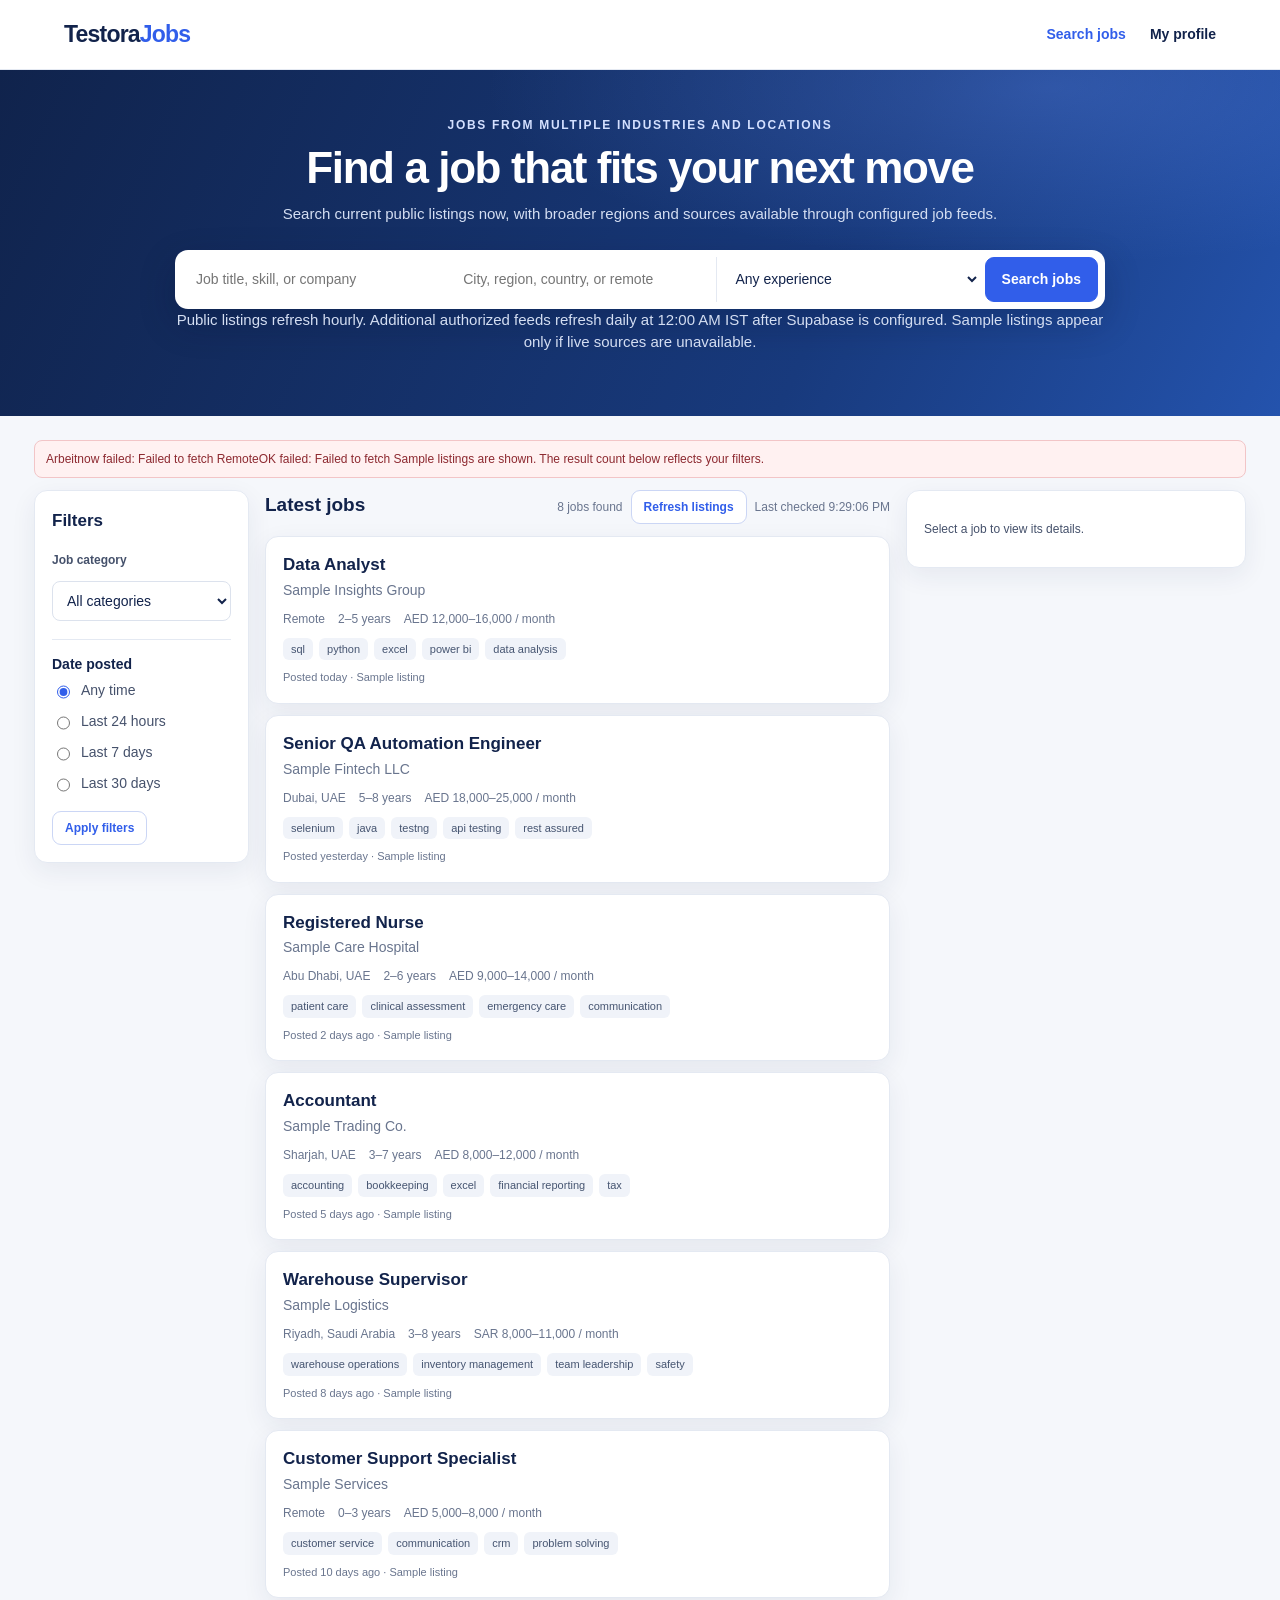
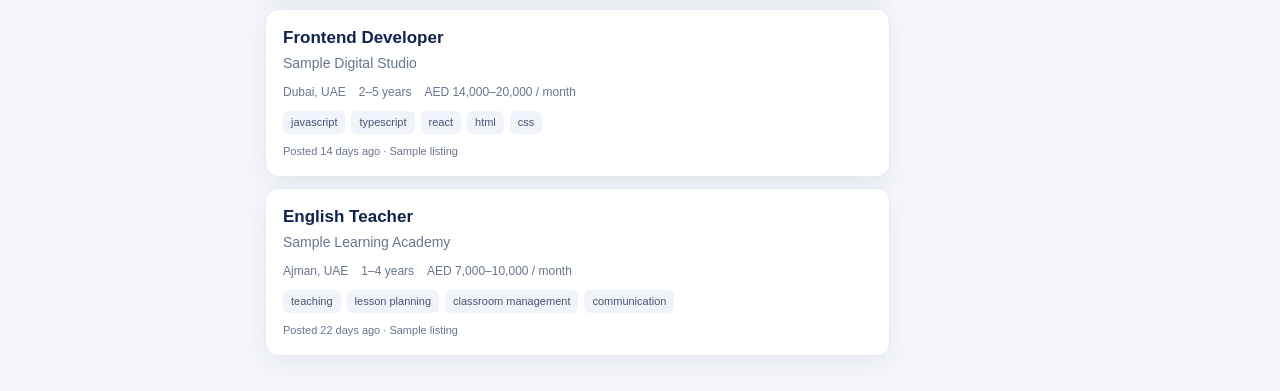
<file: index.html>
<!doctype html>
<html lang="en">
<head>
  <meta charset="utf-8">
  <meta name="viewport" content="width=device-width, initial-scale=1">
  <meta name="description" content="Search jobs by title, skill, location, experience, and posting date.">
  <title>Search jobs | Testora Jobs</title>
  <link rel="stylesheet" href="assets/site.css">
  <script defer src="assets/jobs-data.js"></script>
  <script defer src="assets/supabase-config.js"></script>
  <script defer src="assets/profile-store.js"></script>
  <script defer src="assets/device-store.js"></script>
  <script defer src="assets/job-sources.js"></script>
  <script defer src="assets/jobs-api.js"></script>
  <script defer src="assets/job-search.js"></script>
</head>
<body>
  <header class="site-header">
    <a class="brand" href="index.html">Testora<b>Jobs</b></a>
    <nav class="site-nav" aria-label="Main navigation">
      <a class="active" href="index.html" aria-current="page">Search jobs</a>
      <a href="profile.html">My profile</a>
    </nav>
  </header>

  <section class="hero">
    <div class="hero-inner">
      <span class="eyebrow">Jobs from multiple industries and locations</span>
      <h1>Find a job that fits your next move</h1>
      <p>Search current public listings now, with broader regions and sources available through configured job feeds.</p>
      <form class="search-form" id="searchForm">
        <input id="keyword" type="search" aria-label="Job title, skill, or company" placeholder="Job title, skill, or company">
        <input id="city" type="search" aria-label="Location" placeholder="City, region, country, or remote">
        <select id="experience" aria-label="Experience">
          <option value="">Any experience</option><option value="0">Fresher</option>
          <option value="2">2+ years</option><option value="5">5+ years</option><option value="8">8+ years</option>
        </select>
        <button class="btn" type="submit">Search jobs</button>
      </form>
      <p class="disclaimer">Public listings refresh hourly. Additional authorized feeds refresh daily at 12:00 AM IST after Supabase is configured. Sample listings appear only if live sources are unavailable.</p>
    </div>
  </section>

  <main class="page-shell">
    <p class="feed-status" id="catalogStatus" role="status">Loading jobs…</p>
    <div class="job-page-grid">
      <aside class="card filters" aria-label="Additional job filters">
        <h2>Filters</h2>
        <label class="field-label" for="category">Job category</label>
        <select class="field" id="category"><option value="">All categories</option></select>
        <hr>
        <b>Date posted</b>
        <label><input type="radio" name="posted" value="" checked> Any time</label>
        <label><input type="radio" name="posted" value="1"> Last 24 hours</label>
        <label><input type="radio" name="posted" value="7"> Last 7 days</label>
        <label><input type="radio" name="posted" value="30"> Last 30 days</label>
        <button class="btn secondary small" id="applyFilters" type="button" style="margin-top:12px">Apply filters</button>
      </aside>

      <section aria-label="Job search results">
        <div class="results-head">
          <h2>Latest jobs</h2>
          <div class="results-controls">
            <span class="note" id="resultCount" aria-live="polite"></span>
            <button class="btn secondary small" id="refreshJobs" type="button">Refresh listings</button>
            <span class="note" id="lastRefresh" aria-live="polite"></span>
          </div>
        </div>
        <div id="jobList"></div>
      </section>

      <aside id="jobDetail" class="card detail" aria-label="Selected job details">
        <p class="note">Select a job to view its details.</p>
      </aside>
    </div>
  </main>
  <dialog class="application-dialog" id="applicationDialog" aria-labelledby="applicationTitle">
    <form id="applicationForm" method="dialog">
      <div class="row">
        <h2 id="applicationTitle">Save an application</h2>
        <button class="dialog-close" type="button" id="closeApplication" aria-label="Close">×</button>
      </div>
      <p class="note" id="applicationJob"></p>
      <p class="feed-status">This application is saved only on this device. The employer is not notified; use the employer link after saving if one is available.</p>
      <label class="field-label" for="applicationName">Full name</label>
      <input class="field" id="applicationName" autocomplete="name" required>
      <label class="field-label" for="applicationEmail">Email address</label>
      <input class="field" id="applicationEmail" type="email" autocomplete="email" required>
      <label class="field-label" for="applicationPhone">Phone number (optional)</label>
      <input class="field" id="applicationPhone" type="tel" autocomplete="tel">
      <label class="field-label" for="resumeChoice">CV (optional)</label>
      <select class="field" id="resumeChoice">
        <option value="none">Apply without a CV</option>
        <option value="saved" hidden>Use saved profile CV</option>
        <option value="new">Upload a new CV for this application</option>
      </select>
      <label class="upload-box" id="applicationCvLabel" for="applicationCv" hidden>Choose a new CV (PDF, DOCX, or TXT)
        <input id="applicationCv" type="file" accept=".pdf,.docx,.txt" style="display:block;margin-top:8px;max-width:100%">
      </label>
      <p class="note" id="applicationStatus" role="status"></p>
      <button class="btn" type="submit" id="saveApplication">Save application on this device</button>
    </form>
  </dialog>
  <div class="toast" id="toast" role="status"></div>
</body>
</html>
</file>
<file: assets/site.css>
:root {
  --blue: #315eea;
  --navy: #12234b;
  --bg: #f5f7fb;
  --line: #e4e9f2;
  --muted: #69758e;
  --green: #14845e;
  --shadow: 0 8px 26px rgba(25, 45, 91, .07);
}

* { box-sizing: border-box; }
html { scroll-behavior: smooth; }
body {
  margin: 0;
  color: var(--navy);
  background: var(--bg);
  font: 14px/1.5 Inter, "Segoe UI", Roboto, Arial, sans-serif;
}
a { color: var(--blue); }
button, input, select, textarea { font: inherit; }
button { cursor: pointer; }
.site-header {
  position: sticky;
  top: 0;
  z-index: 5;
  display: flex;
  align-items: center;
  gap: 30px;
  height: 70px;
  padding: 0 max(5vw, calc((100vw - 1200px) / 2));
  background: #fff;
  border-bottom: 1px solid var(--line);
}
.brand { color: var(--navy); font-size: 23px; font-weight: 800; letter-spacing: -.8px; text-decoration: none; white-space: nowrap; }
.brand b { color: var(--blue); }
.site-nav { display: flex; align-items: center; gap: 24px; margin-left: auto; }
.site-nav a { color: var(--navy); font-weight: 650; text-decoration: none; }
.site-nav a:hover, .site-nav a.active { color: var(--blue); }
.btn {
  display: inline-flex;
  align-items: center;
  justify-content: center;
  gap: 7px;
  min-height: 40px;
  padding: 9px 16px;
  border: 1px solid var(--blue);
  border-radius: 9px;
  color: #fff;
  background: var(--blue);
  font-weight: 700;
  text-decoration: none;
}
.btn:hover { background: #244bc5; }
.btn.secondary { color: var(--blue); background: #fff; border-color: #cbd6f5; }
.btn.small { min-height: 34px; padding: 6px 12px; font-size: 12px; }
.hero {
  padding: 44px 20px 38px;
  color: #fff;
  text-align: center;
  background: radial-gradient(ellipse at 82% 5%, rgba(108,150,255,.26), transparent 38%), linear-gradient(115deg,#10234c,#183a7d 65%,#2453ad);
}
.hero-inner { max-width: 930px; margin: auto; }
.eyebrow { color: #d4e0ff; font-size: 12px; font-weight: 700; letter-spacing: 1.7px; text-transform: uppercase; }
.hero h1 { max-width: 760px; margin: 8px auto 10px; font-size: clamp(30px,4vw,44px); letter-spacing: -1.4px; line-height: 1.14; }
.hero p { margin: 0 0 24px; color: #d4def2; font-size: 15px; }
.search-form {
  display: flex;
  gap: 5px;
  max-width: 960px;
  margin: auto;
  padding: 7px;
  border-radius: 13px;
  background: #fff;
  box-shadow: 0 14px 36px rgba(4,17,51,.24);
}
.search-form input, .search-form select {
  min-width: 130px;
  flex: 1;
  padding: 12px 14px;
  border: 0;
  color: var(--navy);
  background: transparent;
}
.search-form input { min-width: 220px; }
.search-form select { border-left: 1px solid var(--line); }
.disclaimer { margin: 12px 0 0; color: #d4def2; font-size: 11px; }
.page-shell { max-width: 1260px; margin: auto; padding: 24px; }
.job-page-grid {
  display: grid;
  grid-template-columns: 215px minmax(300px,1fr) minmax(290px,340px);
  gap: 16px;
  align-items: start;
}
.card { padding: 17px; border: 1px solid var(--line); border-radius: 13px; background: #fff; box-shadow: var(--shadow); }
.filters { position: sticky; top: 86px; }
.filters h2, .section-title { margin: 0 0 13px; font-size: 17px; }
.filters label { display: flex; gap: 8px; padding: 5px 0; color: #45516b; cursor: pointer; }
.filters input { accent-color: var(--blue); }
.filters hr, .divider { border: 0; border-top: 1px solid var(--line); margin: 14px 0; }
.results-head { display: flex; justify-content: space-between; align-items: baseline; gap: 10px; margin-bottom: 12px; }
.results-head h2 { margin: 0; font-size: 19px; }
.results-controls { display: flex; align-items: center; justify-content: flex-end; flex-wrap: wrap; gap: 8px; }
.job-card { margin-bottom: 11px; cursor: pointer; transition: border-color .15s, box-shadow .15s; }
.job-card:hover, .job-card.selected { border-color: #aebff2; box-shadow: 0 8px 24px rgba(15,29,64,.1); }
.job-card h3, .detail h2 { margin: 0; font-size: 17px; line-height: 1.35; }
.job-card:hover h3 { color: var(--blue); }
.company { margin: 3px 0 9px; color: var(--muted); }
.row { display: flex; justify-content: space-between; align-items: flex-start; gap: 10px; }
.meta { display: flex; flex-wrap: wrap; gap: 7px 13px; color: var(--muted); font-size: 12px; }
.tags { display: flex; flex-wrap: wrap; gap: 6px; margin-top: 10px; }
.tag { padding: 3px 8px; border-radius: 6px; color: #465571; background: #f0f3f9; font-size: 11px; }
.match { padding: 4px 9px; border-radius: 20px; color: var(--green); background: #e2f5eb; font-size: 12px; font-weight: 700; white-space: nowrap; }
.posted { margin-top: 9px; color: var(--muted); font-size: 11px; }
.detail { position: sticky; top: 86px; }
.detail h4 { margin: 15px 0 5px; }
.detail p, .detail ul { color: #45516b; }
.detail ul { padding-left: 18px; line-height: 1.65; }
.note { color: var(--muted); font-size: 12px; }
.feed-status { margin: 0 0 12px; padding: 9px 11px; border: 1px solid #d9e3ff; border-radius: 8px; color: #35518d; background: #f0f4ff; font-size: 12px; }
.feed-status[data-state="error"] { color: #8d2930; border-color: #f2c5c7; background: #fff1f1; }
.profile-shell { max-width: 920px; margin: auto; padding: 26px 20px 48px; }
.profile-grid { display: grid; grid-template-columns: minmax(0,1fr) 300px; gap: 16px; align-items: start; }
.profile-form h1 { margin: 0; font-size: 25px; }
.profile-form h2 { margin: 0 0 10px; font-size: 17px; }
.field-label { display: block; margin: 10px 0 3px; color: #45516b; font-size: 12px; font-weight: 700; }
.field, textarea, .profile-form select {
  width: 100%;
  margin: 4px 0;
  padding: 10px;
  border: 1px solid #dce2ed;
  border-radius: 8px;
  color: var(--navy);
  background: #fff;
}
.field-row { display: flex; gap: 7px; align-items: center; }
.field-row .field { min-width: 0; }
.upload-box { margin: 10px 0; padding: 14px; border: 1px dashed #9aafea; border-radius: 10px; color: var(--muted); background: #f8faff; }
textarea { min-height: 125px; resize: vertical; }
.status { min-height: 18px; margin: 3px 0 8px; }
.status.verified { color: var(--green); font-weight: 700; }
.recommendation { margin: 8px 0; padding: 10px; border: 1px solid var(--line); border-radius: 8px; }
.recommendation b { display: block; }
.alert-preview { margin-top: 9px; padding: 9px; border-radius: 8px; background: #f6f8fd; }
.application-dialog { width: min(540px, calc(100vw - 24px)); max-height: calc(100vh - 24px); overflow: auto; padding: 20px; border: 1px solid var(--line); border-radius: 14px; color: var(--navy); box-shadow: 0 20px 70px rgba(13,25,53,.28); }
.application-dialog::backdrop { background: rgba(13,25,53,.55); }
.application-dialog h2 { margin: 0; font-size: 19px; }
.application-dialog .feed-status { margin-top: 10px; }
.application-dialog .btn { width: 100%; margin-top: 8px; }
.dialog-close { width: 34px; height: 34px; border: 1px solid var(--line); border-radius: 50%; color: var(--navy); background: #fff; font-size: 22px; line-height: 1; }
#applicationList .recommendation .btn { display: flex; width: fit-content; margin-top: 8px; }
[data-state="error"] { color: #8d2930; }
.btn:disabled { opacity: .6; cursor: wait; }
.toast { position: fixed; bottom: 18px; left: 50%; z-index: 10; display: none; transform: translateX(-50%); padding: 10px 18px; border-radius: 24px; color: #fff; background: var(--navy); box-shadow: var(--shadow); }
:focus-visible { outline: 2px solid #7092ff; outline-offset: 2px; }
@media (max-width: 1050px) {
  .job-page-grid { grid-template-columns: 205px minmax(0,1fr); }
  .detail { position: static; grid-column: 2; }
}
@media (max-width: 700px) {
  .site-header { height: 62px; padding: 0 16px; gap: 12px; }
  .site-nav { gap: 13px; }
  .site-nav a { font-size: 13px; }
  .hero { padding: 36px 15px 30px; }
  .search-form { display: grid; grid-template-columns: 1fr 1fr; }
  .search-form input { grid-column: 1/-1; min-width: 0; border-bottom: 1px solid var(--line); }
  .search-form select, .search-form input:not(:first-child) { min-width: 0; padding: 11px 6px; }
  .search-form button { grid-column: 1/-1; }
  .page-shell { padding: 16px 12px 32px; }
  .job-page-grid { display: flex; flex-direction: column; }
  .job-page-grid > * { width: 100%; }
  .filters, .detail { position: static; }
  .results-head { align-items: flex-start; flex-direction: column; }
  .results-controls { justify-content: flex-start; }
  .profile-shell { padding: 18px 12px 32px; }
  .profile-grid { grid-template-columns: 1fr; }
  .field-row { align-items: stretch; }
  .field-row .btn { flex: 0 0 auto; padding: 8px 10px; font-size: 12px; }
}
</file>
